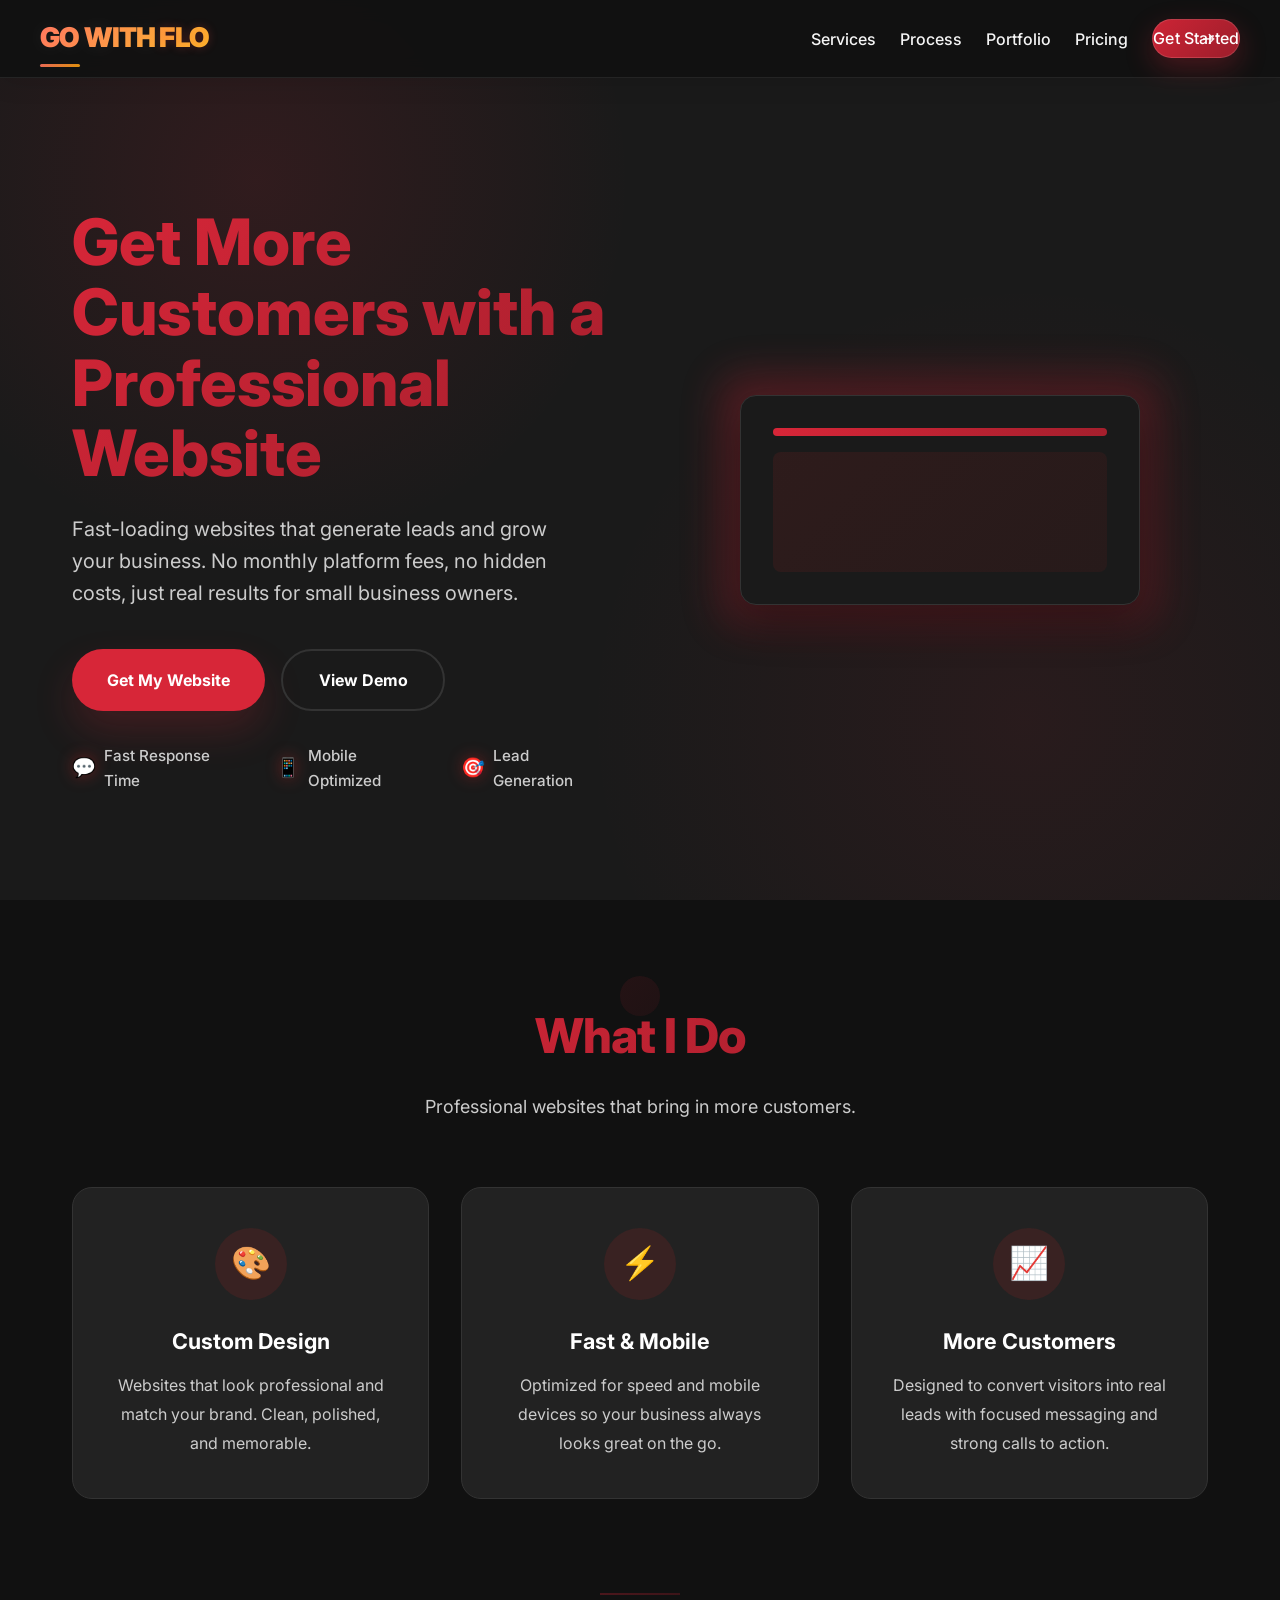
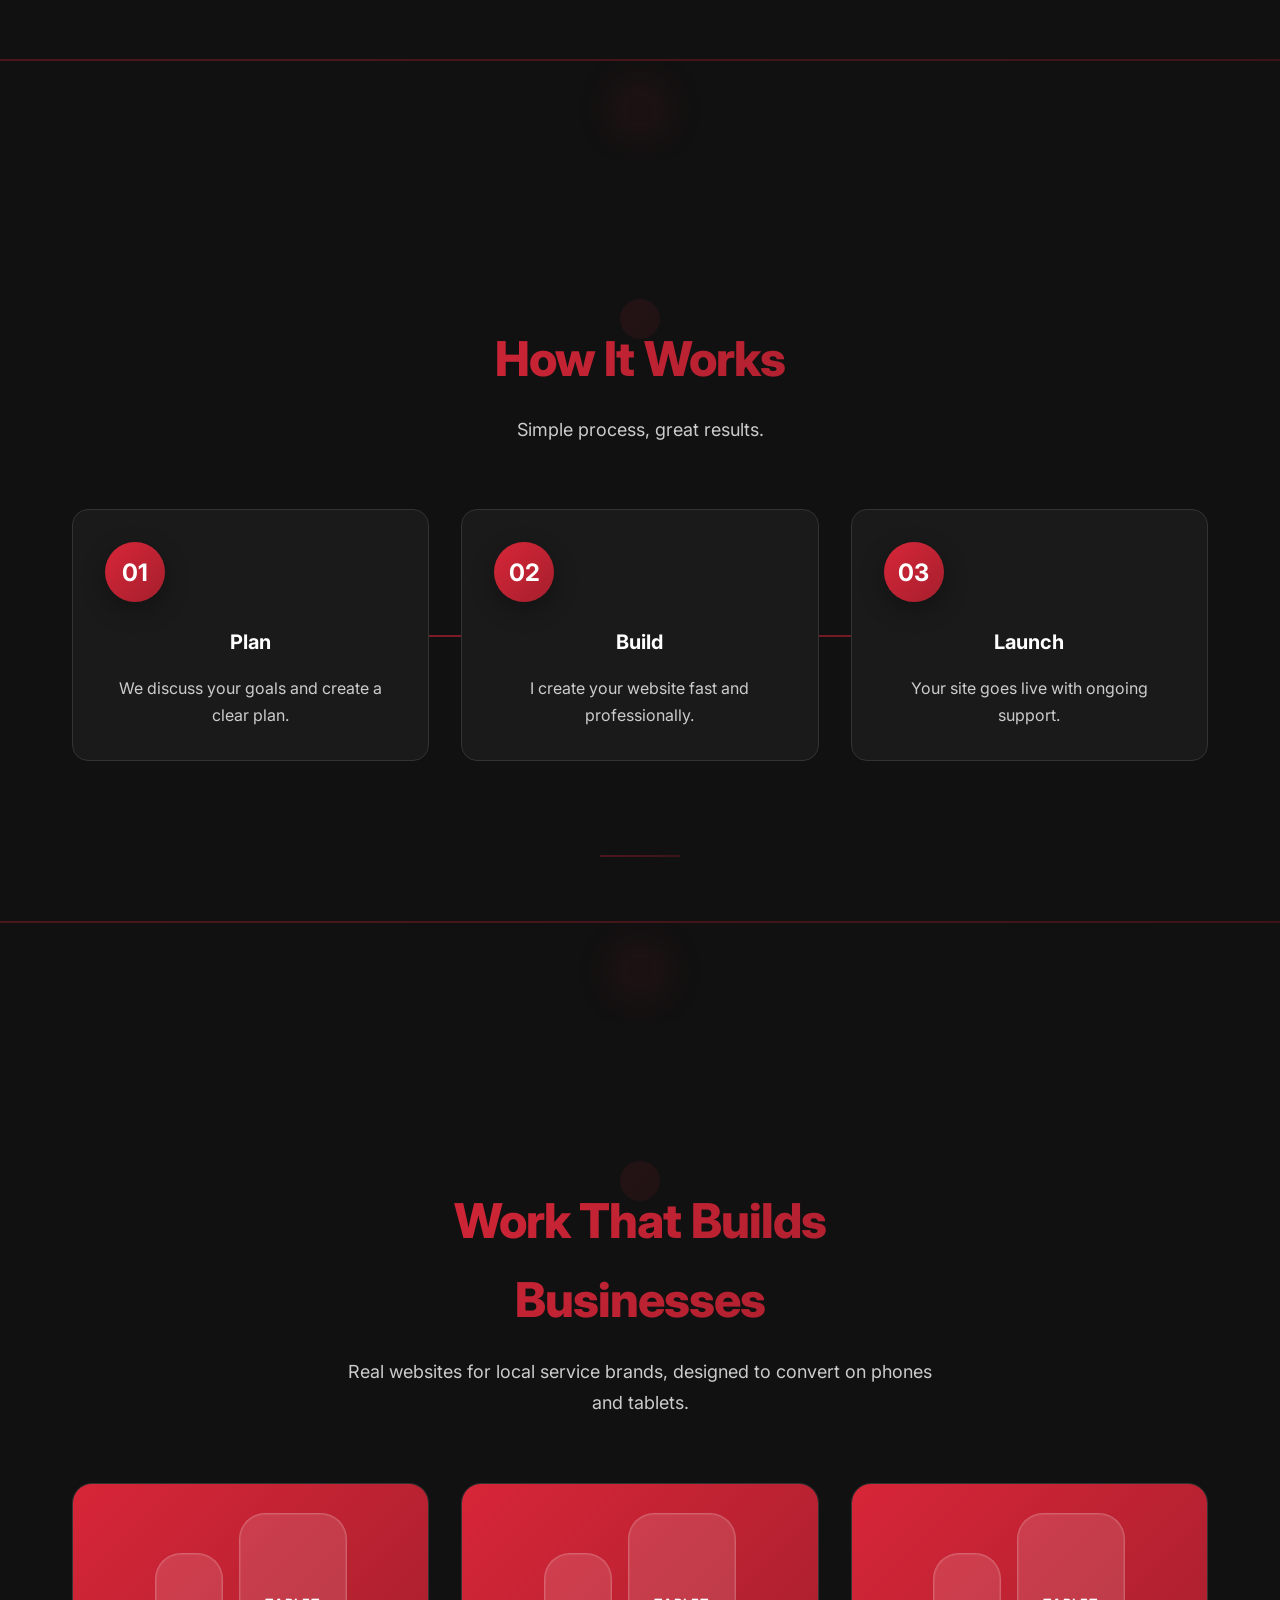
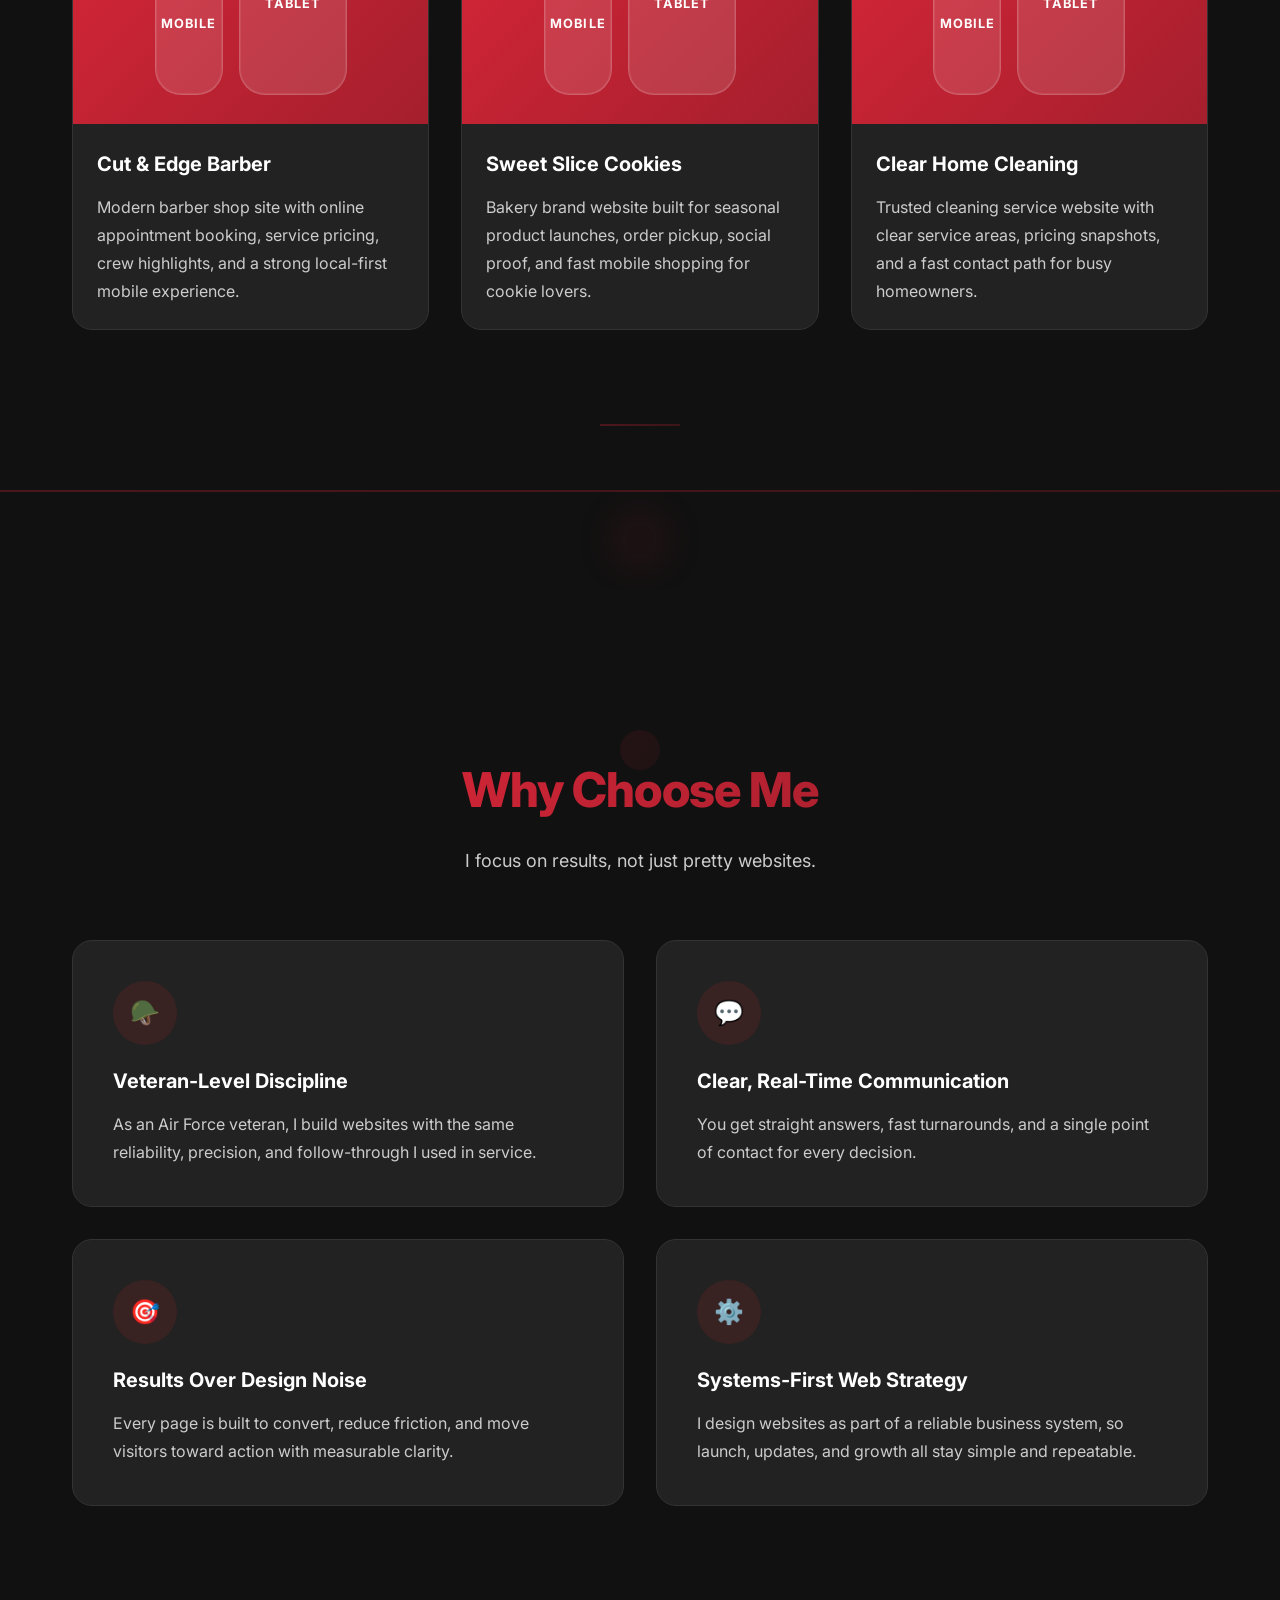
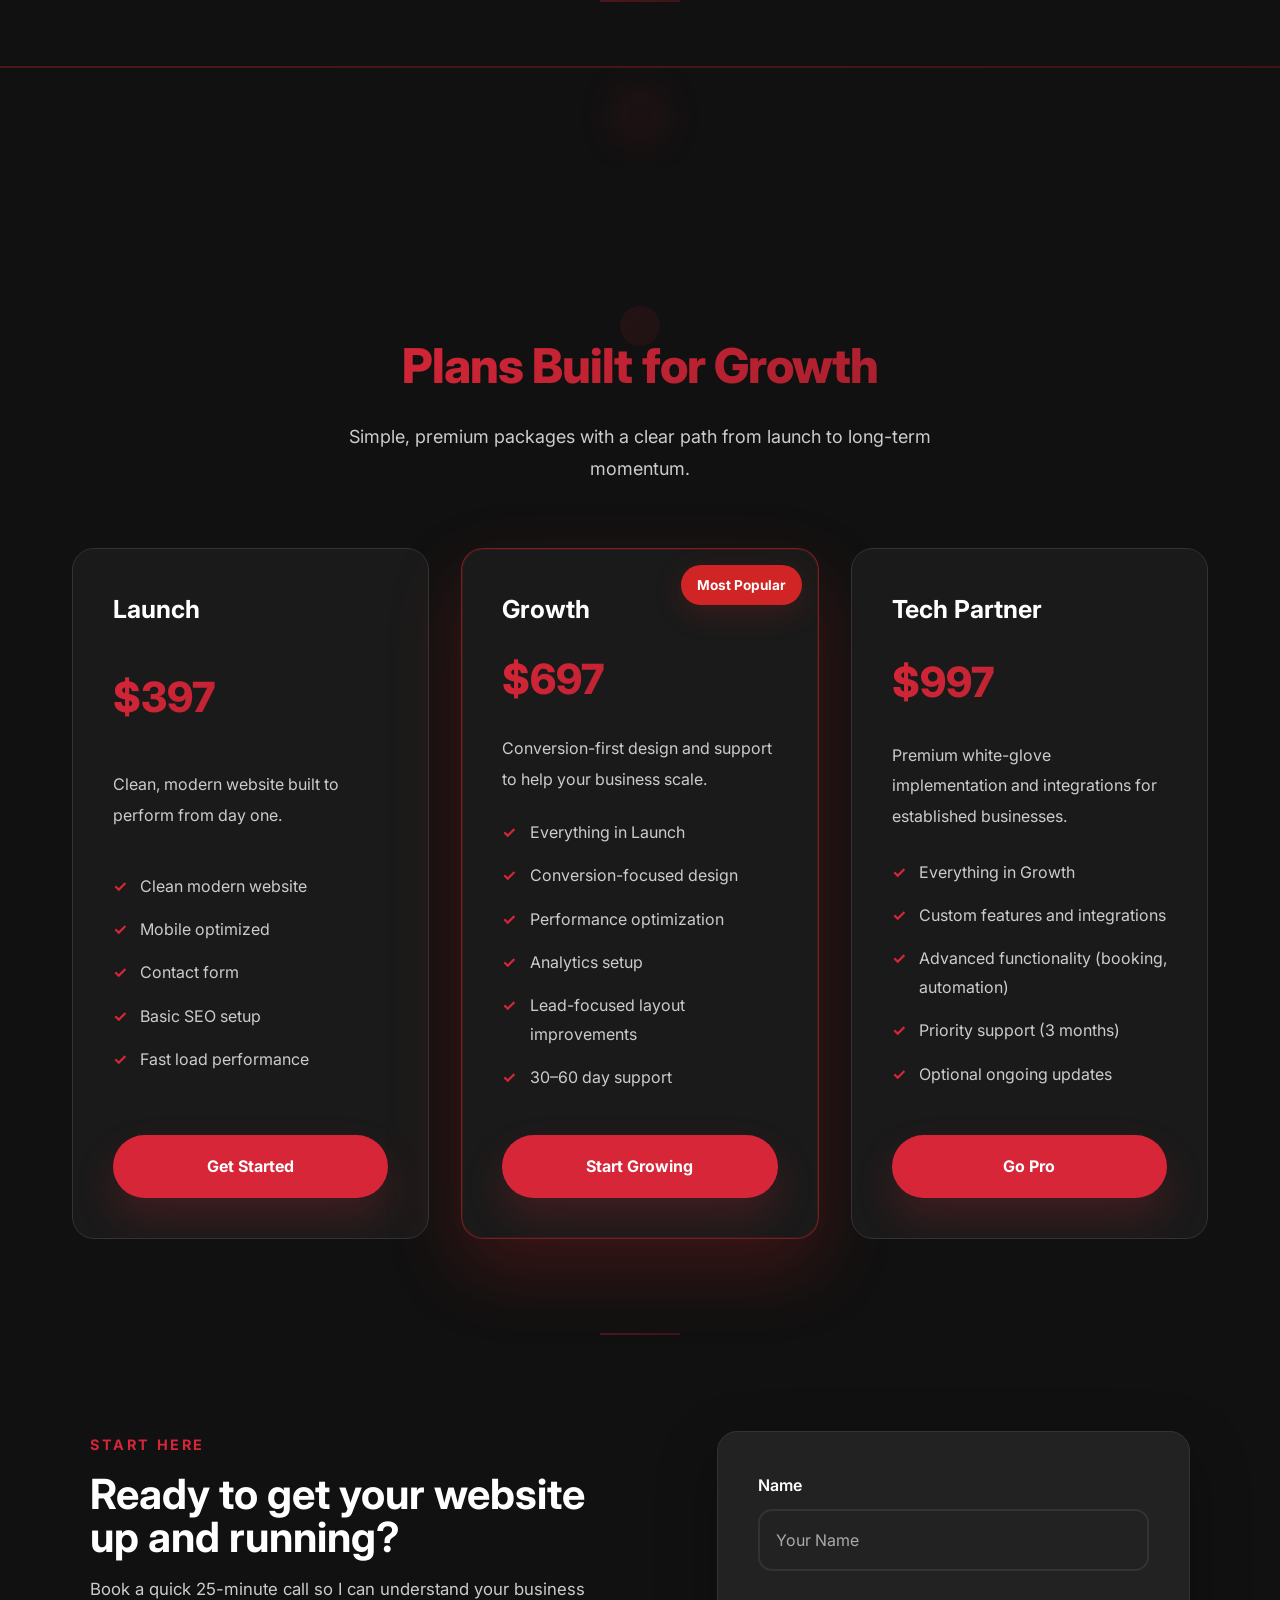
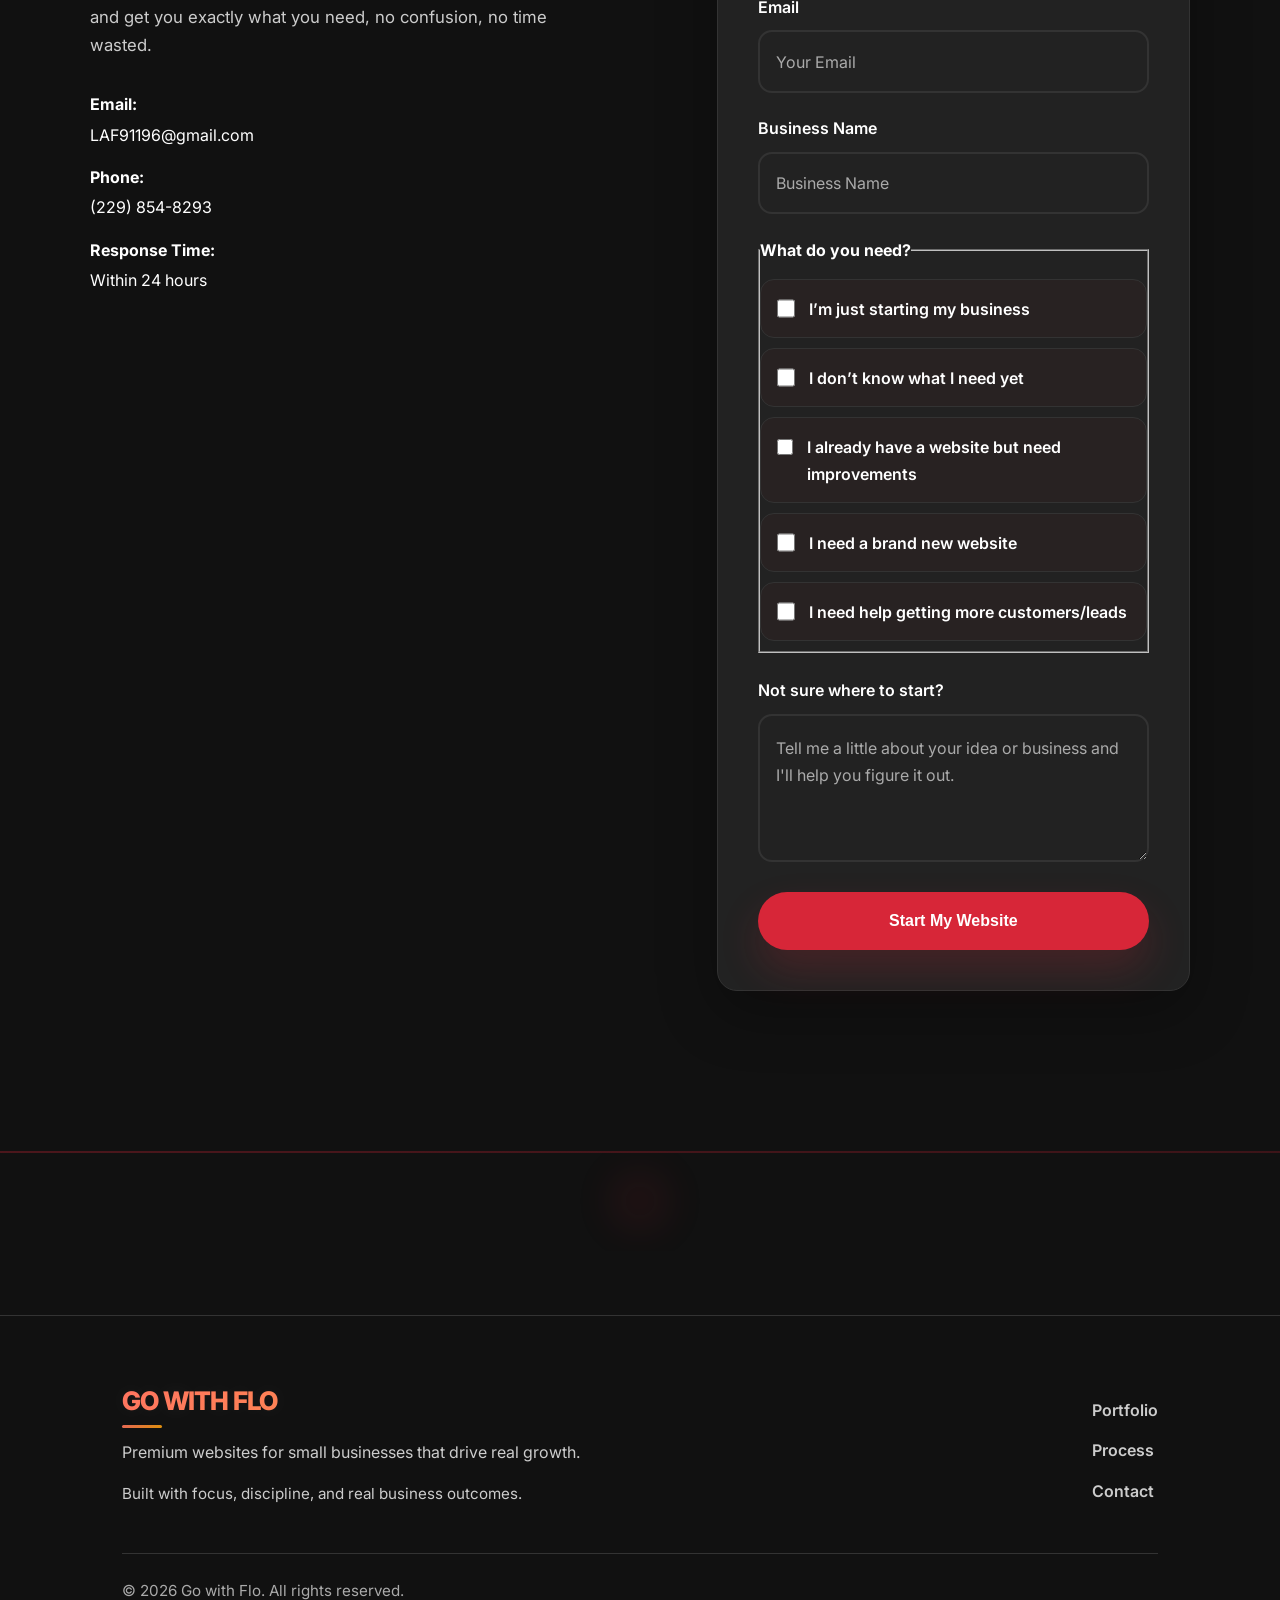
<file: index.html>
<!DOCTYPE html>
<html lang="en">
<head>
  <meta charset="UTF-8">
  <meta name="viewport" content="width=device-width, initial-scale=1.0">
  <title>Go with Flo | Premium Websites for Small Businesses</title>
  <link rel="preconnect" href="https://fonts.googleapis.com">
  <link rel="preconnect" href="https://fonts.gstatic.com" crossorigin>
  <link href="https://fonts.googleapis.com/css2?family=Inter:wght@300;400;500;600;700;800&display=swap" rel="stylesheet">
  <link rel="stylesheet" href="styles.css">
</head>
<body>
  <nav class="navbar">
    <div class="container nav-container">
      <a href="#home" class="logo">Go with <span class="logo-highlight">Flo</span> </a>
      <ul class="nav-links">
        <li><a href="#services">Services</a></li>
        <li><a href="#process">Process</a></li>
        <li><a href="#portfolio">Portfolio</a></li>
        <li><a href="#pricing">Pricing</a></li>
        <li><a href="#contact" class="cta-link">Get Started</a></li>
      </ul>
    </div>
  </nav>

  <header class="hero" id="home">
    <div class="container hero-container">
      <div class="hero-content">
        <h1>Get More Customers with a Professional Website</h1>
        <p class="hero-subtitle">Fast-loading websites that generate leads and grow your business. No monthly platform fees, no hidden costs, just real results for small business owners.</p>
        <div class="hero-ctas">
          <a href="#contact" class="btn btn-primary">Get My Website</a>
          <a href="#portfolio" class="btn btn-secondary">View Demo</a>
        </div>
        <div class="trust-indicators">
          <div class="trust-item">
            <span class="trust-icon">💬</span>
            <span>Fast Response Time</span>
          </div>
          <div class="trust-item">
            <span class="trust-icon">📱</span>
            <span>Mobile Optimized</span>
          </div>
          <div class="trust-item">
            <span class="trust-icon">🎯</span>
            <span>Lead Generation</span>
          </div>
        </div>
      </div>
      <div class="hero-visual">
        <div class="hero-mockup">
          <div class="screen-glow"></div>
          <div class="mockup-content">
            <div class="mockup-header"></div>
            <div class="mockup-body"></div>
          </div>
        </div>
      </div>
    </div>
  </header>

  <main>
    <section class="section services" id="services">
      <div class="container">
        <div class="section-header">
          <h2>What I Do</h2>
          <p>Professional websites that bring in more customers.</p>
        </div>
        <div class="services-grid">
          <div class="service-card">
            <div class="service-icon">🎨</div>
            <h3>Custom Design</h3>
            <p>Websites that look professional and match your brand. Clean, polished, and memorable.</p>
          </div>
          <div class="service-card">
            <div class="service-icon">⚡</div>
            <h3>Fast & Mobile</h3>
            <p>Optimized for speed and mobile devices so your business always looks great on the go.</p>
          </div>
          <div class="service-card">
            <div class="service-icon">📈</div>
            <h3>More Customers</h3>
            <p>Designed to convert visitors into real leads with focused messaging and strong calls to action.</p>
          </div>
        </div>
      </div>
    </section>

    <div class="section-divider"></div>

    <section class="section process" id="process">
      <div class="container">
        <div class="section-header">
          <h2>How It Works</h2>
          <p>Simple process, great results.</p>
        </div>
        <div class="process-steps">
          <div class="step">
            <div class="step-number">01</div>
            <h3>Plan</h3>
            <p>We discuss your goals and create a clear plan.</p>
          </div>
          <div class="step">
            <div class="step-number">02</div>
            <h3>Build</h3>
            <p>I create your website fast and professionally.</p>
          </div>
          <div class="step">
            <div class="step-number">03</div>
            <h3>Launch</h3>
            <p>Your site goes live with ongoing support.</p>
          </div>
        </div>
      </div>
    </section>

    <div class="section-divider"></div>

    <section class="section portfolio" id="portfolio">
      <div class="container">
        <div class="section-header">
          <h2>Work That Builds Businesses</h2>
          <p>Real websites for local service brands, designed to convert on phones and tablets.</p>
        </div>
        <div class="portfolio-grid">
          <div class="portfolio-item">
            <div class="portfolio-image">
              <div class="device-mockups">
                <div class="device phone"><span>Mobile</span></div>
                <div class="device tablet"><span>Tablet</span></div>
              </div>
            </div>
            <h3>Cut & Edge Barber</h3>
            <p>Modern barber shop site with online appointment booking, service pricing, crew highlights, and a strong local-first mobile experience.</p>
          </div>
          <div class="portfolio-item">
            <div class="portfolio-image">
              <div class="device-mockups">
                <div class="device phone"><span>Mobile</span></div>
                <div class="device tablet"><span>Tablet</span></div>
              </div>
            </div>
            <h3>Sweet Slice Cookies</h3>
            <p>Bakery brand website built for seasonal product launches, order pickup, social proof, and fast mobile shopping for cookie lovers.</p>
          </div>
          <div class="portfolio-item">
            <div class="portfolio-image">
              <div class="device-mockups">
                <div class="device phone"><span>Mobile</span></div>
                <div class="device tablet"><span>Tablet</span></div>
              </div>
            </div>
            <h3>Clear Home Cleaning</h3>
            <p>Trusted cleaning service website with clear service areas, pricing snapshots, and a fast contact path for busy homeowners.</p>
          </div>
        </div>
      </div>
    </section>

    <div class="section-divider"></div>
    <section class="section why-choose" id="why">
      <div class="container">
        <div class="section-header">
          <h2>Why Choose Me</h2>
          <p>I focus on results, not just pretty websites.</p>
        </div>
        <div class="why-grid">
          <div class="why-item">
            <div class="why-icon">🪖</div>
            <h3>Veteran-Level Discipline</h3>
            <p>As an Air Force veteran, I build websites with the same reliability, precision, and follow-through I used in service.</p>
          </div>
          <div class="why-item">
            <div class="why-icon">💬</div>
            <h3>Clear, Real-Time Communication</h3>
            <p>You get straight answers, fast turnarounds, and a single point of contact for every decision.</p>
          </div>
          <div class="why-item">
            <div class="why-icon">🎯</div>
            <h3>Results Over Design Noise</h3>
            <p>Every page is built to convert, reduce friction, and move visitors toward action with measurable clarity.</p>
          </div>
          <div class="why-item">
            <div class="why-icon">⚙️</div>
            <h3>Systems-First Web Strategy</h3>
            <p>I design websites as part of a reliable business system, so launch, updates, and growth all stay simple and repeatable.</p>
          </div>
        </div>
      </div>
    </section>

    <div class="section-divider"></div>

    <section class="section pricing" id="pricing">
      <div class="container">
        <div class="section-header">
          <h2>Plans Built for Growth</h2>
          <p>Simple, premium packages with a clear path from launch to long-term momentum.</p>
        </div>
        <div class="pricing-grid">
          <div class="pricing-card">
            <h3>Launch</h3>
            <div class="price">$397</div>
            <p>Clean, modern website built to perform from day one.</p>
            <ul>
              <li>Clean modern website</li>
              <li>Mobile optimized</li>
              <li>Contact form</li>
              <li>Basic SEO setup</li>
              <li>Fast load performance</li>
            </ul>
            <a href="#contact" class="btn btn-primary">Get Started</a>
          </div>
          <div class="pricing-card featured">
            <div class="featured-badge">Most Popular</div>
            <h3>Growth</h3>
            <div class="price">$697</div>
            <p>Conversion-first design and support to help your business scale.</p>
            <ul>
              <li>Everything in Launch</li>
              <li>Conversion-focused design</li>
              <li>Performance optimization</li>
              <li>Analytics setup</li>
              <li>Lead-focused layout improvements</li>
              <li>30–60 day support</li>
            </ul>
            <a href="#contact" class="btn btn-primary">Start Growing</a>
          </div>
          <div class="pricing-card">
            <h3>Tech Partner</h3>
            <div class="price">$997</div>
            <p>Premium white-glove implementation and integrations for established businesses.</p>
            <ul>
              <li>Everything in Growth</li>
              <li>Custom features and integrations</li>
              <li>Advanced functionality (booking, automation)</li>
              <li>Priority support (3 months)</li>
              <li>Optional ongoing updates</li>
            </ul>
            <a href="#contact" class="btn btn-primary">Go Pro</a>
          </div>
        </div>
      </div>
    </section>

    <section class="section contact" id="contact">
      <div class="container">
        <div class="contact-panel">
          <div class="contact-copy">
            <span class="eyebrow">Start Here</span>
            <h2>Ready to get your website up and running?</h2>
            <p>Book a quick 25-minute call so I can understand your business and get you exactly what you need, no confusion, no time wasted.</p>
            <div class="contact-details">
              <div class="contact-item">
                <strong>Email:</strong> LAF91196@gmail.com
              </div>
              <div class="contact-item">
                <strong>Phone:</strong> (229) 854-8293
              </div>
              <div class="contact-item">
                <strong>Response Time:</strong> Within 24 hours
              </div>
            </div>
          </div>

          <form class="contact-form" id="contactForm" name="contact" method="POST" action="thank-you.html" data-netlify="true" netlify-honeypot="bot-field">
            <input type="hidden" name="form-name" value="contact">
            <input type="hidden" name="bot-field" value="">
            <div class="form-group">
              <label for="name">Name</label>
              <input type="text" id="name" name="name" placeholder="Your Name" required>
            </div>
            <div class="form-group">
              <label for="email">Email</label>
              <input type="email" id="email" name="email" placeholder="Your Email" required>
            </div>
            <div class="form-group">
              <label for="business">Business Name</label>
              <input type="text" id="business" name="business" placeholder="Business Name" required>
            </div>
            <fieldset class="form-group checkbox-group" aria-labelledby="needs-label">
              <legend id="needs-label">What do you need?</legend>
              <label><input type="checkbox" name="needs" value="starting"> I’m just starting my business</label>
              <label><input type="checkbox" name="needs" value="unsure"> I don’t know what I need yet</label>
              <label><input type="checkbox" name="needs" value="improvements"> I already have a website but need improvements</label>
              <label><input type="checkbox" name="needs" value="new-website"> I need a brand new website</label>
              <label><input type="checkbox" name="needs" value="more-leads"> I need help getting more customers/leads</label>
            </fieldset>
            <div class="form-group">
              <label for="message">Not sure where to start?</label>
              <textarea id="message" name="message" rows="4" placeholder="Tell me a little about your idea or business and I'll help you figure it out." required></textarea>
            </div>
            <div class="form-footer">
              <button type="submit" class="btn btn-primary">Start My Website</button>
            </div>
          </form>

          <div id="afterSubmit" style="display: none; margin-top: 40px;">
            <h2>You're all set 👌</h2>
            <p>Want to move faster? Book a 25-minute call so I can learn more about your business and get things started.</p>
        <!-- Calendly inline widget begin -->
<div class="calendly-inline-widget" data-url="https://calendly.com/laf91196/30min?hide_gdpr_banner=1" style="min-width:320px;height:700px;"></div>
<script type="text/javascript" src="https://assets.calendly.com/assets/external/widget.js" async></script>
<!-- Calendly inline widget end -->
          </div>
        </div>
      </div>
    </section>
  </main>

  <div class="section-divider"></div>

  <footer class="footer">
    <div class="container footer-container">
      <div class="footer-content">
        <div class="footer-brand">
          <div class="logo">Go with Flo</div>
          <p>Premium websites for small businesses that drive real growth.</p>
          <p class="footer-tagline">Built with focus, discipline, and real business outcomes.</p>
        </div>
        <div class="footer-links">
          <ul>
            <li><a href="#portfolio">Portfolio</a></li>
            <li><a href="#process">Process</a></li>
            <li><a href="#contact">Contact</a></li>
          </ul>
        </div>
      </div>
      <div class="footer-bottom">
        <p>&copy; 2026 Go with Flo. All rights reserved.</p>
      </div>
    </div>
  </footer>

  <script src="script.js"></script>
</body>
</html>
</file>
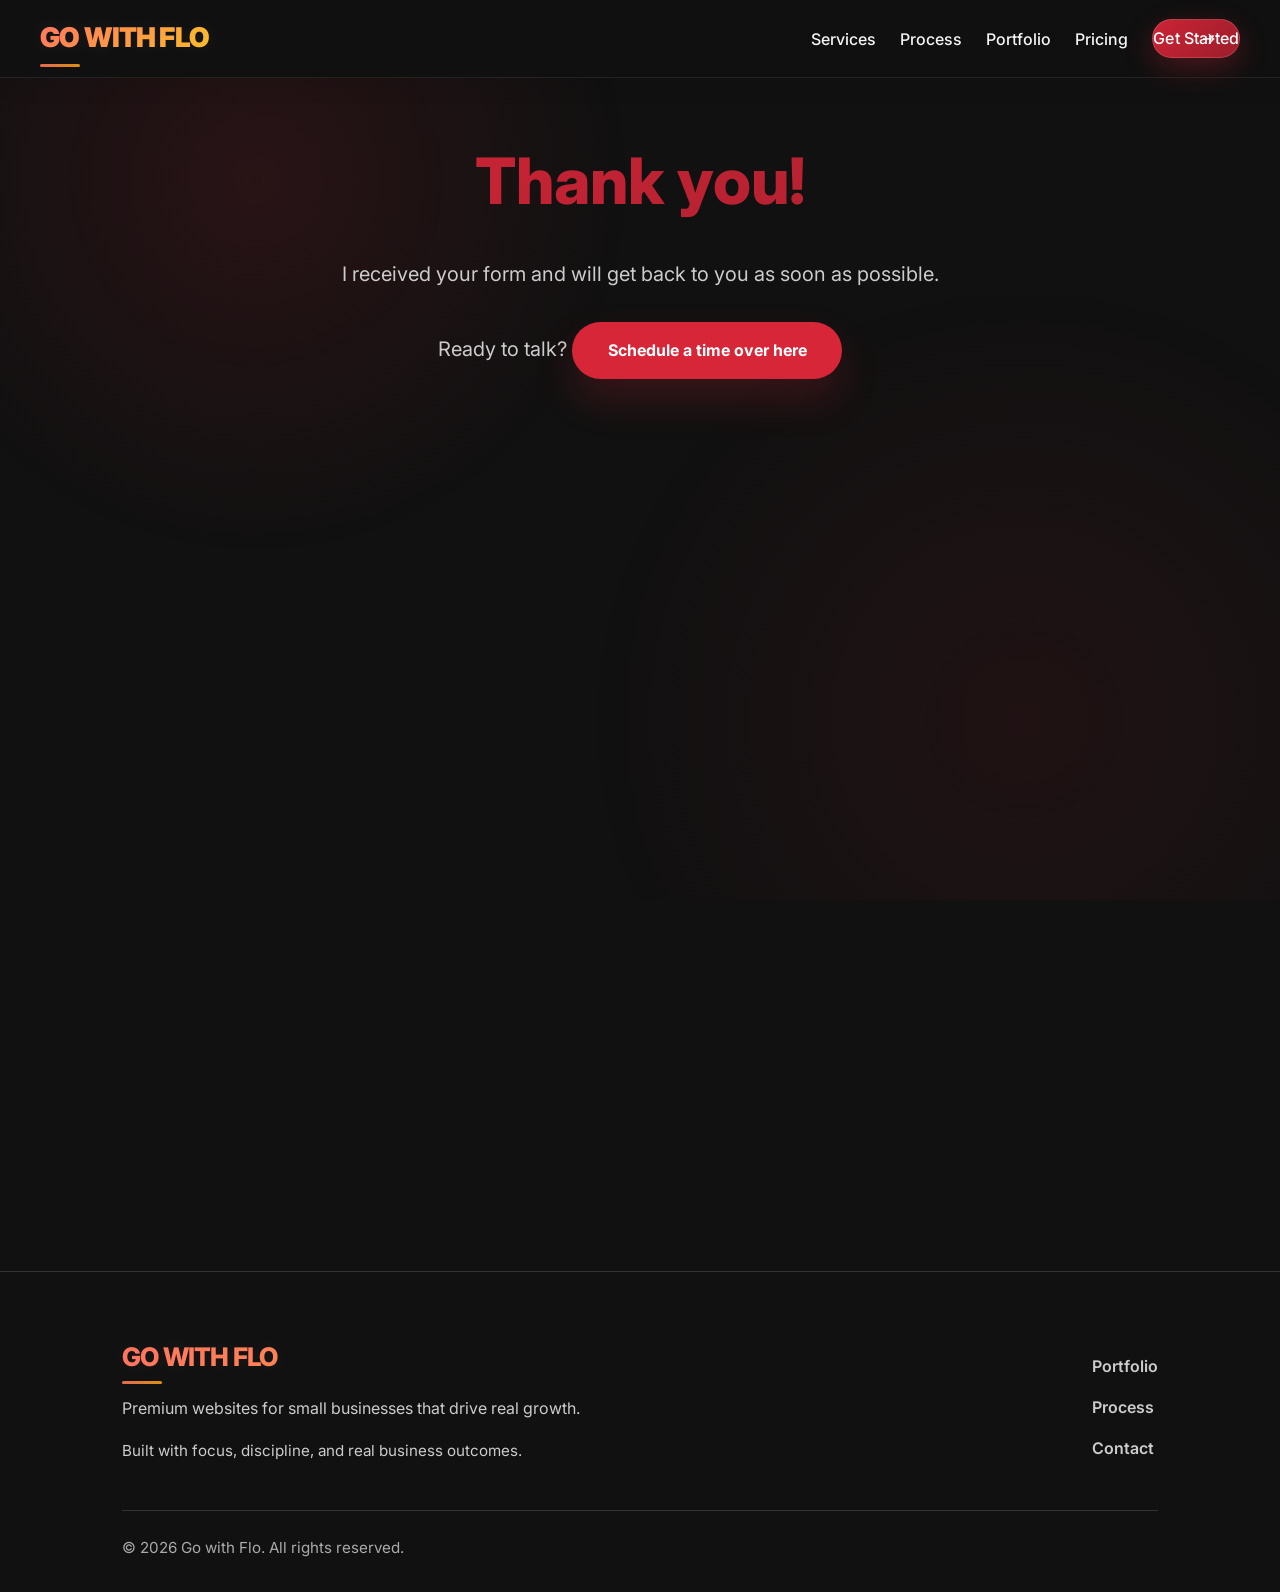
<file: thank-you.html>
<!DOCTYPE html>
<html lang="en">
<head>
  <meta charset="UTF-8">
  <meta name="viewport" content="width=device-width, initial-scale=1.0">
  <title>Thank You - Go with Flo</title>
  <link rel="preconnect" href="https://fonts.googleapis.com">
  <link rel="preconnect" href="https://fonts.gstatic.com" crossorigin>
  <link href="https://fonts.googleapis.com/css2?family=Inter:wght@300;400;500;600;700;800&display=swap" rel="stylesheet">
  <link rel="stylesheet" href="styles.css">
</head>
<body>
  <nav class="navbar">
    <div class="container nav-container">
      <a href="index.html" class="logo">Go with Flo</a>
      <ul class="nav-links">
        <li><a href="index.html#services">Services</a></li>
        <li><a href="index.html#process">Process</a></li>
        <li><a href="index.html#portfolio">Portfolio</a></li>
        <li><a href="index.html#pricing">Pricing</a></li>
        <li><a href="index.html#contact" class="cta-link">Get Started</a></li>
      </ul>
    </div>
  </nav>

  <main>
    <section class="section thank-you">
      <div class="container">
        <div class="thank-you-content">
          <h1>Thank you!</h1>
          <p>I received your form and will get back to you as soon as possible.</p>
          <p>Ready to talk? <a href="#calendly" class="btn btn-primary">Schedule a time over here</a></p>
        </div>
        <div id="calendly" class="calendly-section">
          <!-- Calendly inline widget begin -->
          <div class="calendly-inline-widget" data-url="https://calendly.com/laf91196/30min" style="min-width:320px;height:700px;"></div>
          <script type="text/javascript" src="https://assets.calendly.com/assets/external/widget.js" async></script>
          <!-- Calendly inline widget end -->
        </div>
      </div>
    </section>
  </main>

  <footer class="footer">
    <div class="container footer-container">
      <div class="footer-content">
        <div class="footer-brand">
          <div class="logo">Go with Flo</div>
          <p>Premium websites for small businesses that drive real growth.</p>
          <p class="footer-tagline">Built with focus, discipline, and real business outcomes.</p>
        </div>
        <div class="footer-links">
          <ul>
            <li><a href="index.html#portfolio">Portfolio</a></li>
            <li><a href="index.html#process">Process</a></li>
            <li><a href="index.html#contact">Contact</a></li>
          </ul>
        </div>
      </div>
      <div class="footer-bottom">
        <p>&copy; 2026 Go with Flo. All rights reserved.</p>
      </div>
    </div>
  </footer>

  <script src="script.js"></script>
</body>
</html>
</file>
<file: styles.css>
:root {
  --primary: #d72638;
  --primary-glow: rgba(215, 38, 56, 0.35);
  --secondary: #a51f2d;
  --accent: #d72638;
  --page-bg: #111111;
  --surface: #1a1a1a;
  --surface-soft: #222222;
  --card-bg: #1a1a1a;
  --text-primary: #ffffff;
  --text-secondary: #cccccc;
  --text-muted: #aaaaaa;
  --border: #333333;
  --shadow: rgba(0, 0, 0, 0.3);
  --shadow-strong: rgba(0, 0, 0, 0.5);
  --gradient: linear-gradient(135deg, var(--primary), var(--secondary));
  --gradient-radial: radial-gradient(circle at 50% 50%, rgba(215, 38, 56, 0.12), transparent 70%);
  --glow-primary: 0 0 24px rgba(215, 38, 56, 0.25);
  --glow-secondary: 0 0 24px rgba(165, 31, 45, 0.2);
}

* {
  margin: 0;
  padding: 0;
  box-sizing: border-box;
}

html {
  scroll-behavior: smooth;
}

body {
  font-family: 'Inter', -apple-system, BlinkMacSystemFont, 'Segoe UI', sans-serif;
  background: var(--page-bg);
  color: var(--text-primary);
  line-height: 1.65;
  overflow-x: hidden;
  position: relative;
}

body::before {
  content: '';
  position: fixed;
  top: 0;
  left: 0;
  right: 0;
  bottom: 0;
  background:
    radial-gradient(circle at 20% 20%, rgba(215, 38, 56, 0.12) 0%, transparent 30%),
    radial-gradient(circle at 80% 80%, rgba(215, 38, 56, 0.08) 0%, transparent 35%);
  pointer-events: none;
  z-index: -1;
  animation: backgroundFloat 25s ease-in-out infinite;
}

@keyframes backgroundFloat {
  0%, 100% { transform: translateY(0px) rotate(0deg); }
  33% { transform: translateY(-10px) rotate(1deg); }
  66% { transform: translateY(10px) rotate(-1deg); }
}

.container {
  max-width: 1200px;
  margin: 0 auto;
  padding: 0 2rem;
}

/* Section Dividers */
.section-divider {
  position: relative;
  height: 100px;
  overflow: hidden;
  margin: 4rem 0;
}

.section-divider::before {
  content: '';
  position: absolute;
  top: 0;
  left: 0;
  right: 0;
  height: 2px;
  background: var(--gradient);
  opacity: 0.3;
}

.section-divider::after {
  content: '';
  position: absolute;
  top: 50%;
  left: 50%;
  transform: translate(-50%, -50%);
  width: 60px;
  height: 60px;
  background: var(--gradient);
  border-radius: 50%;
  opacity: 0.1;
  filter: blur(20px);
  animation: dividerPulse 4s ease-in-out infinite;
}

@keyframes dividerPulse {
  0%, 100% { transform: translate(-50%, -50%) scale(1); opacity: 0.1; }
  50% { transform: translate(-50%, -50%) scale(1.2); opacity: 0.2; }
}

/* Navigation */
.navbar {
  position: fixed;
  top: 0;
  left: 0;
  right: 0;
  background: rgba(17, 17, 17, 0.95);
  backdrop-filter: blur(10px);
  border-bottom: 1px solid rgba(255, 255, 255, 0.08);
  z-index: 1000;
  transition: all 0.35s ease;
  box-shadow: 0 4px 24px rgba(0, 0, 0, 0.1);
}

.navbar.scrolled {
  background: rgba(17, 17, 17, 0.9);
  box-shadow: 0 10px 32px rgba(0, 0, 0, 0.14);
}

.nav-container {
  display: flex;
  justify-content: space-between;
  align-items: center;
  padding: 1rem 0;
  transition: padding 0.35s ease;
}

.navbar.scrolled .nav-container {
  padding: 0.65rem 0;
}

.logo {
  font-size: 1.7rem;
  font-weight: 900;
  color: white;
  text-decoration: none;
  transition: all 0.35s ease;
  position: relative;
  letter-spacing: -0.03em;
  text-transform: uppercase;
  background: linear-gradient(135deg, #ff725e, #fbbf24);
  -webkit-background-clip: text;
  -webkit-text-fill-color: transparent;
  text-shadow: 0 0 20px rgba(255, 255, 255, 0.08);
}

.navbar.scrolled .logo {
  transform: scale(0.96);
}

.logo::after {
  content: '';
  position: absolute;
  bottom: -6px;
  left: 0;
  width: 40px;
  height: 3px;
  border-radius: 999px;
  background: linear-gradient(135deg, #ff725e, #f59e0b);
  opacity: 0.9;
}

.logo:hover {
  transform: scale(1.05) translateY(-1px);
}

.logo-highlight {
  color: #ff4d4d;
  text-shadow: 0 0 10px rgba(255, 77, 77, 0.25);
}

.nav-links {
  display: flex;
  list-style: none;
  gap: 1.5rem;
  align-items: center;
}

.nav-links a {
  color: #f5f5f5;
  text-decoration: none;
  font-weight: 500;
  transition: all 0.25s ease;
  position: relative;
  padding: 0.35rem 0;
}

.nav-links a:hover,
.nav-links a:focus {
  color: var(--primary);
  transform: translateY(-1px);
}

.nav-links a::after {
  content: '';
  position: absolute;
  bottom: -5px;
  left: 0;
  width: 0;
  height: 2px;
  background: var(--gradient);
  transition: width 0.25s ease;
}

.nav-links a:hover::after {
  width: 100%;
}

.cta-link {
  background: linear-gradient(135deg, rgba(215, 38, 56, 0.95), rgba(165, 31, 45, 0.95));
  padding: 0.95rem 3.2rem 0.95rem 2.5rem;
  border-radius: 999px;
  color: white !important;
  font-weight: 700;
  letter-spacing: 0.01em;
  box-shadow: 0 10px 28px rgba(215, 38, 56, 0.28);
  transition: all 0.25s ease;
  position: relative;
  overflow: hidden;
  border: 1px solid rgba(255, 255, 255, 0.12);
  display: inline-flex;
  align-items: center;
  justify-content: center;
}

.cta-link::before {
  content: '→';
  position: absolute;
  right: 1.4rem;
  top: 50%;
  transform: translateY(-50%);
  transition: right 0.25s ease, transform 0.25s ease;
  font-size: 1rem;
  opacity: 0.9;
}

.cta-link:hover::before {
  right: 1.9rem;
  transform: translateY(-50%) scale(1.05);
}

.cta-link:hover {
  transform: translateY(-1px) scale(1.02);
  box-shadow: 0 14px 38px rgba(215, 38, 56, 0.35);
  filter: brightness(1.04);
}

.cta-link:active {
  transform: translateY(0) scale(1.01);
}

/* Hero Section */
.hero {
  min-height: 100vh;
  display: flex;
  align-items: center;
  background: var(--surface);
  position: relative;
  overflow: hidden;
  padding-top: 100px;
}

.hero::before {
  content: '';
  position: absolute;
  top: 0;
  left: 0;
  right: 0;
  bottom: 0;
  background:
    radial-gradient(circle at 20% 20%, rgba(215, 38, 56, 0.12) 0%, transparent 30%),
    radial-gradient(circle at 80% 80%, rgba(215, 38, 56, 0.08) 0%, transparent 35%);
  animation: heroGlow 10s ease-in-out infinite;
  pointer-events: none;
}

@keyframes heroGlow {
  0%, 100% {
    transform: scale(1) rotate(0deg);
    opacity: 0.8;
  }
  50% {
    transform: scale(1.1) rotate(2deg);
    opacity: 1;
  }
}

.hero-container {
  display: grid;
  grid-template-columns: 1fr 1fr;
  gap: 4rem;
  align-items: center;
  position: relative;
  z-index: 1;
}

.hero-content h1 {
  font-size: clamp(2.5rem, 5vw, 4rem);
  font-weight: 800;
  line-height: 1.1;
  margin-bottom: 1.5rem;
  background: var(--gradient);
  -webkit-background-clip: text;
  -webkit-text-fill-color: transparent;
  background-clip: text;
  animation: titleGlow 3s ease-in-out infinite alternate;
  position: relative;
}

@keyframes titleGlow {
  0% { filter: drop-shadow(0 0 5px rgba(220, 38, 38, 0.3)); }
  100% { filter: drop-shadow(0 0 15px rgba(220, 38, 38, 0.6)); }
}

.hero-subtitle {
  font-size: 1.25rem;
  color: var(--text-secondary);
  margin-bottom: 2.5rem;
  line-height: 1.6;
  animation: fadeInUp 1s ease-out 0.2s both;
  max-width: 500px;
}

.hero-ctas {
  display: flex;
  gap: 1rem;
  animation: fadeInUp 1s ease-out 0.4s both;
}

.trust-indicators {
  display: flex;
  gap: 2rem;
  margin-top: 2rem;
  animation: fadeInUp 1s ease-out 0.6s both;
}

.trust-item {
  display: flex;
  align-items: center;
  gap: 0.5rem;
  color: var(--text-secondary);
  font-size: 0.95rem;
  font-weight: 500;
}

.trust-icon {
  font-size: 1.2rem;
  filter: drop-shadow(0 0 8px rgba(220, 38, 38, 0.4));
}

.btn {
  display: inline-flex;
  align-items: center;
  justify-content: center;
  padding: 1rem 2.2rem;
  border-radius: 999px;
  text-decoration: none;
  font-weight: 700;
  font-size: 1rem;
  transition: all 0.35s ease;
  position: relative;
  overflow: hidden;
  cursor: pointer;
  border: none;
  gap: 0.65rem;
}

.btn::before {
  content: '';
  position: absolute;
  top: 0;
  left: -100%;
  width: 100%;
  height: 100%;
  background: linear-gradient(90deg, transparent, rgba(255, 255, 255, 0.2), transparent);
  transition: left 0.6s cubic-bezier(0.4, 0, 0.2, 1);
}

.btn:hover::before {
  left: 100%;
}

.btn-primary {
  background: var(--primary);
  color: white;
  box-shadow: 0 20px 40px rgba(215, 38, 56, 0.2);
  position: relative;
}

.btn-primary::after {
  content: '';
  position: absolute;
  inset: 0;
  border-radius: inherit;
  background: var(--primary);
  opacity: 0;
  z-index: -1;
  transition: opacity 0.3s ease;
}

.btn-primary:hover {
  transform: translateY(-3px) scale(1.03);
  box-shadow: 0 18px 50px rgba(215, 38, 56, 0.24);
  filter: brightness(1.05);
}

.btn-primary:hover::after {
  opacity: 1;
  animation: buttonPulse 1.5s ease-in-out infinite;
}

@keyframes buttonPulse {
  0%, 100% { box-shadow: 0 0 0 0 rgba(220, 38, 38, 0.7); }
  50% { box-shadow: 0 0 0 10px rgba(220, 38, 38, 0); }
}

.btn-secondary {
  background: transparent;
  color: var(--text-primary);
  border: 2px solid var(--border);
  position: relative;
}

.btn-secondary::before {
  background: linear-gradient(135deg, var(--primary), var(--secondary));
}

.btn-secondary:hover {
  border-color: var(--primary);
  color: var(--primary);
  transform: translateY(-2px) scale(1.02);
  box-shadow: 0 10px 30px rgba(215, 38, 56, 0.14);
}

.btn:active {
  transform: translateY(-1px) scale(0.98);
}

.hero-visual {
  animation: fadeInUp 1s ease-out 0.6s both;
  position: relative;
}

.hero-mockup {
  position: relative;
  max-width: 400px;
  margin: 0 auto;
  transform-style: preserve-3d;
}

.screen-glow {
  position: absolute;
  top: -30px;
  left: -30px;
  right: -30px;
  bottom: -30px;
  background: var(--gradient);
  border-radius: 20px;
  opacity: 0.4;
  filter: blur(25px);
  animation: screenGlow 4s ease-in-out infinite alternate;
  z-index: -1;
}

@keyframes screenGlow {
  0% { opacity: 0.3; transform: scale(1); }
  50% { opacity: 0.6; transform: scale(1.05); }
}

.mockup-content {
  background: var(--card-bg);
  border-radius: 16px;
  padding: 2rem;
  border: 1px solid var(--border);
  position: relative;
  z-index: 1;
  box-shadow: 0 20px 40px rgba(0, 0, 0, 0.3);
  transition: all 0.3s ease;
}

.mockup-content:hover {
  transform: translateY(-5px) rotateX(2deg);
  box-shadow: 0 30px 60px rgba(0, 0, 0, 0.4);
}

.mockup-header {
  height: 8px;
  background: linear-gradient(90deg, var(--primary), var(--secondary));
  border-radius: 4px;
  margin-bottom: 1rem;
  animation: headerShimmer 2s ease-in-out infinite;
}

@keyframes headerShimmer {
  0%, 100% { opacity: 1; }
  50% { opacity: 0.7; }
}

.mockup-body {
  height: 120px;
  background: linear-gradient(135deg, rgba(220, 38, 38, 0.1), rgba(153, 27, 27, 0.1));
  border-radius: 8px;
  position: relative;
  overflow: hidden;
}

.mockup-body::before {
  content: '';
  position: absolute;
  top: 0;
  left: -100%;
  width: 100%;
  height: 100%;
  background: linear-gradient(90deg, transparent, rgba(255, 255, 255, 0.1), transparent);
  animation: bodyShimmer 3s ease-in-out infinite;
}

@keyframes bodyShimmer {
  0% { left: -100%; }
  100% { left: 100%; }
}


.hero-visual {
  animation: fadeInUp 1s ease-out 0.6s both;
}

.hero-mockup {
  position: relative;
  max-width: 400px;
  margin: 0 auto;
}

.screen-glow {
  position: absolute;
  top: -20px;
  left: -20px;
  right: -20px;
  bottom: -20px;
  background: var(--gradient);
  border-radius: 20px;
  opacity: 0.3;
  filter: blur(20px);
  animation: pulse 3s ease-in-out infinite;
}

@keyframes pulse {
  0%, 100% { opacity: 0.3; transform: scale(1); }
  50% { opacity: 0.6; transform: scale(1.05); }
}

.mockup-content {
  background: var(--card-bg);
  border-radius: 16px;
  padding: 2rem;
  border: 1px solid var(--border);
  position: relative;
  z-index: 1;
}

.mockup-header {
  height: 8px;
  background: linear-gradient(90deg, var(--primary), var(--secondary));
  border-radius: 4px;
  margin-bottom: 1rem;
}

.mockup-body {
  height: 120px;
  background: linear-gradient(135deg, rgba(220, 38, 38, 0.1), rgba(153, 27, 27, 0.1));
  border-radius: 8px;
}

/* Sections */
.section {
  padding: 6rem 0;
  position: relative;
}

.section::after {
  content: '';
  position: absolute;
  bottom: 0;
  left: 50%;
  transform: translateX(-50%);
  width: 80px;
  height: 2px;
  background: var(--gradient);
  opacity: 0.3;
}

.section:last-child::after {
  display: none;
}

.section-header {
  text-align: center;
  max-width: 600px;
  margin: 0 auto 4rem;
  position: relative;
}

.section-header::before {
  content: '';
  position: absolute;
  top: -20px;
  left: 50%;
  transform: translateX(-50%);
  width: 40px;
  height: 40px;
  background: var(--gradient);
  border-radius: 50%;
  opacity: 0.1;
  animation: sectionIcon 3s ease-in-out infinite;
}

@keyframes sectionIcon {
  0%, 100% { transform: translateX(-50%) scale(1); }
  50% { transform: translateX(-50%) scale(1.1); }
}

.section-header h2 {
  font-size: clamp(2rem, 4vw, 3rem);
  font-weight: 800;
  margin-bottom: 1rem;
  background: var(--gradient);
  -webkit-background-clip: text;
  -webkit-text-fill-color: transparent;
  background-clip: text;
  position: relative;
  z-index: 1;
  letter-spacing: -0.02em;
}

.section-header p {
  font-size: 1.125rem;
  color: var(--text-secondary);
  line-height: 1.75;
  max-width: 42rem;
  margin: 0 auto;
}

/* Services */
.services-grid {
  display: grid;
  grid-template-columns: repeat(3, minmax(0, 1fr));
  gap: 2rem;
}

.service-card {
  background: var(--surface-soft);
  padding: 2.5rem;
  border-radius: 20px;
  border: 1px solid var(--border);
  text-align: center;
  transition: all 0.35s ease;
  position: relative;
  overflow: hidden;
}

.service-card:hover {
  transform: translateY(-8px);
  box-shadow: 0 20px 45px rgba(220, 38, 38, 0.16);
  border-color: var(--primary);
}

.service-icon {
  display: inline-flex;
  align-items: center;
  justify-content: center;
  width: 72px;
  height: 72px;
  margin-bottom: 1.5rem;
  border-radius: 50%;
  background: rgba(220, 38, 38, 0.12);
  font-size: 2rem;
  transition: transform 0.3s ease, box-shadow 0.3s ease;
}

.service-card:hover .service-icon {
  transform: scale(1.05);
  box-shadow: 0 0 20px rgba(220, 38, 38, 0.18);
}

.service-card h3 {
  font-size: 1.35rem;
  margin-bottom: 0.75rem;
  color: var(--text-primary);
}

.service-card p {
  color: var(--text-secondary);
  line-height: 1.8;
}

/* Process */
.process-steps {
  display: grid;
  grid-template-columns: repeat(auto-fit, minmax(250px, 1fr));
  gap: 2rem;
  position: relative;
}

.process-steps::before {
  content: '';
  position: absolute;
  top: 50%;
  left: 0;
  right: 0;
  height: 2px;
  background: linear-gradient(90deg, var(--primary), var(--secondary));
  z-index: 0;
  opacity: 0.6;
}

.step {
  background: var(--card-bg);
  padding: 2rem;
  border-radius: 16px;
  border: 1px solid var(--border);
  text-align: center;
  position: relative;
  z-index: 1;
  transition: all 0.4s cubic-bezier(0.4, 0, 0.2, 1);
  transform-style: preserve-3d;
}

.step:hover {
  transform: translateY(-8px) rotateY(5deg);
  box-shadow: 0 20px 40px var(--shadow-strong);
  border-color: var(--primary);
}

.step-number {
  display: inline-block;
  width: 60px;
  height: 60px;
  background: var(--gradient);
  color: white;
  border-radius: 50%;
  display: flex;
  align-items: center;
  justify-content: center;
  font-size: 1.5rem;
  font-weight: 700;
  margin-bottom: 1.5rem;
  box-shadow: 0 8px 24px var(--shadow);
  transition: all 0.3s ease;
  position: relative;
  overflow: hidden;
}

.step-number::before {
  content: '';
  position: absolute;
  inset: 0;
  background: var(--gradient);
  border-radius: inherit;
  opacity: 0;
  transition: opacity 0.3s ease;
}

.step:hover .step-number {
  transform: scale(1.1);
  box-shadow: 0 12px 32px var(--shadow-strong);
}

.step:hover .step-number::before {
  opacity: 0.3;
  animation: numberGlow 2s ease-in-out infinite;
}

@keyframes numberGlow {
  0%, 100% { opacity: 0.3; }
  50% { opacity: 0.6; }
}

.step h3 {
  font-size: 1.25rem;
  margin-bottom: 1rem;
  color: var(--text-primary);
  transition: color 0.3s ease;
}

.step:hover h3 {
  color: var(--primary);
}

.step p {
  color: var(--text-secondary);
  transition: color 0.3s ease;
}

.step:hover p {
  color: var(--text-primary);
}

/* Portfolio */
.portfolio-grid {
  display: grid;
  grid-template-columns: repeat(3, minmax(0, 1fr));
  gap: 2rem;
}

.portfolio-item {
  background: var(--surface-soft);
  border-radius: 20px;
  border: 1px solid var(--border);
  overflow: hidden;
  transition: all 0.35s ease;
  position: relative;
}

.portfolio-item:hover {
  transform: translateY(-8px);
  box-shadow: 0 24px 50px rgba(220, 38, 38, 0.16);
  border-color: var(--primary);
}

.portfolio-image {
  height: 240px;
  background: linear-gradient(135deg, var(--primary), var(--secondary));
  display: flex;
  align-items: center;
  justify-content: center;
  color: white;
  font-weight: 600;
  font-size: 1.125rem;
  position: relative;
  overflow: hidden;
}

.device-mockups {
  display: flex;
  align-items: flex-end;
  justify-content: center;
  gap: 1rem;
  width: 100%;
  padding: 1rem;
  box-sizing: border-box;
}

.device {
  display: flex;
  align-items: center;
  justify-content: center;
  border-radius: 26px;
  background: rgba(255, 255, 255, 0.12);
  border: 1px solid rgba(255, 255, 255, 0.18);
  color: white;
  text-transform: uppercase;
  letter-spacing: 0.08em;
  font-size: 0.8rem;
  font-weight: 700;
  box-shadow: inset 0 0 0 1px rgba(255, 255, 255, 0.08);
}

.device.phone {
  width: 68px;
  height: 142px;
}

.device.tablet {
  width: 108px;
  height: 182px;
}

.portfolio-item h3 {
  font-size: 1.25rem;
  color: var(--text-primary);
  margin: 1.5rem 1.5rem 0.75rem;
}

.portfolio-item p {
  color: var(--text-secondary);
  margin: 0 1.5rem 1.5rem;
  line-height: 1.75;
}

.portfolio-item:hover h3 {
  color: var(--primary);
}

/* Live Demo */
.live-demo {
  padding: 5rem 0;
}

.demo-grid {
  display: grid;
  grid-template-columns: repeat(3, minmax(0, 1fr));
  gap: 2rem;
}

.demo-card {
  background: var(--surface-soft);
  border-radius: 20px;
  border: 1px solid var(--border);
  overflow: hidden;
  transition: all 0.35s ease;
  position: relative;
  cursor: pointer;
}

.demo-card:hover {
  transform: translateY(-8px);
  box-shadow: 0 24px 50px rgba(220, 38, 38, 0.16);
  border-color: var(--primary);
}

.demo-image {
  position: relative;
  height: 220px;
  overflow: hidden;
  background: linear-gradient(135deg, var(--primary), var(--secondary));
}

.demo-image img {
  width: 100%;
  height: 100%;
  object-fit: cover;
  transition: all 0.35s ease;
}

.demo-card:hover .demo-image img {
  transform: scale(1.05);
}

.demo-content {
  padding: 1.5rem;
}

.demo-content h3 {
  font-size: 1.25rem;
  color: var(--text-primary);
  margin-bottom: 0.75rem;
}

.demo-content p {
  color: var(--text-secondary);
  line-height: 1.75;
  margin-bottom: 1.5rem;
}

.demo-btn {
  transition: all 0.25s ease;
}

.demo-card:hover .demo-btn {
  transform: translateY(-1px);
}

/* Why Choose */
.why-grid {
  display: grid;
  grid-template-columns: repeat(2, minmax(0, 1fr));
  gap: 2rem;
  align-items: stretch;
  grid-auto-rows: 1fr;
}

.why-item {
  display: flex;
  flex-direction: column;
  justify-content: space-between;
  background: var(--surface-soft);
  padding: 2.5rem;
  border-radius: 20px;
  border: 1px solid var(--border);
  transition: all 0.35s ease;
  overflow: hidden;
}

.why-item:hover {
  transform: translateY(-8px);
  box-shadow: 0 20px 45px rgba(220, 38, 38, 0.16);
  border-color: var(--primary);
}

.why-icon {
  width: 64px;
  height: 64px;
  display: inline-flex;
  align-items: center;
  justify-content: center;
  border-radius: 50%;
  background: rgba(220, 38, 38, 0.12);
  font-size: 1.5rem;
  margin-bottom: 1.25rem;
  transition: transform 0.3s ease, box-shadow 0.3s ease;
}

.why-item:hover .why-icon {
  transform: scale(1.05);
  box-shadow: 0 0 16px rgba(220, 38, 38, 0.18);
}

.why-item h3 {
  font-size: 1.25rem;
  margin-bottom: 0.75rem;
}

.why-item p {
  color: var(--text-secondary);
  line-height: 1.75;
}


/* Pricing */
.pricing-grid {
  display: grid;
  grid-template-columns: repeat(3, minmax(0, 1fr));
  gap: 2rem;
  max-width: 1200px;
  margin: 0 auto;
  align-items: stretch;
}

.pricing-card {
  background: var(--card-bg);
  display: flex;
  flex-direction: column;
  justify-content: space-between;
  min-height: 100%;
  padding: 2.5rem;
  border-radius: 22px;
  border: 1px solid var(--border);
  transition: all 0.3s ease;
  overflow: hidden;
  position: relative;
}

.pricing-card:hover {
  transform: translateY(-5px);
  box-shadow: 0 25px 55px rgba(220, 38, 38, 0.18);
  border-color: rgba(220, 38, 38, 0.4);
}

.pricing-card.featured {
  transform: translateY(-3px) scale(1.02);
  border-color: rgba(220, 38, 38, 0.5);
  box-shadow: 0 30px 75px rgba(220, 38, 38, 0.22);
}

.pricing-card.featured:hover {
  transform: translateY(-8px) scale(1.02);
  box-shadow: 0 35px 85px rgba(220, 38, 38, 0.25);
}

.pricing-card.featured::before {
  content: '';
  position: absolute;
  inset: 0;
  border-radius: 22px;
  box-shadow: inset 0 0 0 1px rgba(220, 38, 38, 0.12);
  pointer-events: none;
}

.featured-badge {
  position: absolute;
  top: 1rem;
  right: 1rem;
  background: rgba(220, 38, 38, 0.95);
  color: white;
  padding: 0.55rem 1rem;
  border-radius: 999px;
  font-size: 0.85rem;
  font-weight: 700;
  box-shadow: 0 8px 30px rgba(220, 38, 38, 0.18);
}

.pricing-card h3 {
  font-size: 1.55rem;
  margin-bottom: 0.9rem;
  font-weight: 700;
}

.price {
  font-size: 2.6rem;
  font-weight: 800;
  background: var(--gradient);
  background-clip: text;
  -webkit-background-clip: text;
  -webkit-text-fill-color: transparent;
  margin-bottom: 1.25rem;
}

.pricing-card p {
  color: var(--text-secondary);
  margin-bottom: 1.5rem;
  line-height: 1.9;
}

.pricing-card ul {
  list-style: none;
  padding: 0;
  margin: 0 0 1.8rem 0;
}

.pricing-card li {
  color: var(--text-secondary);
  margin-bottom: 0.9rem;
  padding-left: 1.7rem;
  position: relative;
  line-height: 1.8;
}

.pricing-card li::before {
  content: '✓';
  position: absolute;
  left: 0;
  color: var(--primary);
  font-weight: 700;
}

.pricing-card .btn {
  width: 100%;
  padding: 1.15rem 1rem;
  font-weight: 700;
}


/* Contact */
.contact-panel {
  display: grid;
  grid-template-columns: 1.1fr 0.9fr;
  gap: 3rem;
  align-items: start;
  max-width: 1100px;
  margin: 0 auto;
}

.contact-copy {
  max-width: 520px;
}

.contact-copy .eyebrow {
  display: inline-flex;
  text-transform: uppercase;
  letter-spacing: 0.18em;
  font-weight: 700;
  color: var(--primary);
  margin-bottom: 1rem;
  font-size: 0.9rem;
}

.contact-copy h2 {
  font-size: 2.6rem;
  line-height: 1.05;
  margin-bottom: 1rem;
}

.contact-copy p {
  font-size: 1.05rem;
  color: var(--text-secondary);
  margin-bottom: 2rem;
  max-width: 32rem;
}

.contact-details {
  display: grid;
  gap: 1rem;
}

.contact-item {
  display: flex;
  flex-direction: column;
  gap: 0.25rem;
}

.contact-item strong {
  color: var(--text-primary);
  font-weight: 700;
}

.contact-item span {
  color: var(--text-secondary);
}

.contact-form {
  background: var(--surface-soft);
  padding: 2.5rem;
  border-radius: 20px;
  border: 1px solid var(--border);
  width: 100%;
  margin: 0;
  box-shadow: 0 20px 60px var(--shadow);
}

.form-group {
  margin-bottom: 1.4rem;
  position: relative;
}

.contact-form label {
  display: block;
  margin-bottom: 0.65rem;
  font-weight: 600;
  color: var(--text-primary);
}

.form-group input,
.form-group textarea {
  width: 100%;
  padding: 1.2rem 1rem;
  background: transparent;
  border: 2px solid var(--border);
  border-radius: 14px;
  color: var(--text-primary);
  font-size: 1rem;
  font-family: inherit;
  transition: all 0.3s cubic-bezier(0.4, 0, 0.2, 1);
}

.form-group input::placeholder,
.form-group textarea::placeholder {
  color: var(--text-muted);
  opacity: 1;
}

.form-group input:focus,
.form-group textarea:focus {
  outline: none;
  border-color: var(--primary);
  background: rgba(220, 38, 38, 0.03);
  box-shadow: 0 0 0 4px rgba(220, 38, 38, 0.08);
}

.form-group textarea {
  resize: vertical;
  min-height: 140px;
  line-height: 1.65;
}

.checkbox-group {
  margin-bottom: 1.5rem;
}

.checkbox-group legend {
  font-size: 1rem;
  font-weight: 700;
  margin-bottom: 1rem;
  color: var(--text-primary);
}

.checkbox-group label {
  display: flex;
  align-items: flex-start;
  gap: 0.9rem;
  padding: 1rem 1rem 0.9rem;
  border: 1px solid var(--border);
  border-radius: 14px;
  background: rgba(220, 38, 38, 0.03);
  color: var(--text-primary);
  cursor: pointer;
  transition: all 0.25s ease;
}

.checkbox-group label:hover {
  border-color: var(--primary);
}

.checkbox-group input {
  margin-top: 0.2rem;
  width: 1.15rem;
  height: 1.15rem;
  accent-color: var(--primary);
}

.form-footer {
  display: flex;
  justify-content: center;
  margin-top: 0.5rem;
}

.form-footer .btn {
  width: 100%;
  max-width: 100%;
  padding: 1.25rem 1.35rem;
}

/* Footer */
.footer {
  background: var(--page-bg);
  padding: 4rem 0 2rem;
  border-top: 1px solid var(--border);
}

.footer-container {
  max-width: 1100px;
  margin: 0 auto;
  padding: 0 2rem;
}

.footer-content {
  display: grid;
  grid-template-columns: 1fr auto;
  gap: 3rem;
  align-items: center;
  margin-bottom: 2rem;
}

.footer-brand .logo {
  font-size: 1.6rem;
  font-weight: 800;
  margin-bottom: 1rem;
  color: var(--text-primary);
}

.footer-brand p {
  color: var(--text-secondary);
  margin-bottom: 0.8rem;
  max-width: 36rem;
  line-height: 1.85;
}

.footer-tagline {
  color: var(--text-muted);
  font-size: 0.95rem;
  margin-top: 0.5rem;
}

.footer-links ul {
  display: grid;
  gap: 0.9rem;
  list-style: none;
  margin: 0;
  padding: 0;
}

.footer-links a {
  color: var(--text-secondary);
  text-decoration: none;
  font-weight: 600;
  transition: color 0.3s ease, transform 0.2s ease;
}

.footer-links a:hover {
  color: var(--primary);
  transform: translateX(2px);
}

.footer-bottom {
  padding-top: 1.5rem;
  border-top: 1px solid var(--border);
  color: var(--text-muted);
  font-size: 0.95rem;
  text-align: left;
}

/* Animations */
.animate-in {
  animation: fadeInUp 0.8s ease-out both;
}

@keyframes fadeInUp {
  from {
    opacity: 0;
    transform: translateY(30px);
  }
  to {
    opacity: 1;
    transform: translateY(0);
  }
}

/* Responsive */
@media (max-width: 768px) {
  .nav-links {
    display: none;
  }

  .hero-container {
    grid-template-columns: 1fr;
    gap: 2rem;
    text-align: center;
  }

  .hero-content h1 {
    font-size: 2rem;
  }

  .hero-ctas {
    flex-direction: column;
    align-items: center;
  }

  .trust-indicators {
    flex-direction: column;
    gap: 1rem;
    align-items: center;
  }

  .btn {
    width: 100%;
    max-width: 300px;
  }

  /* New layout classes for mobile */
  .services-grid,
  .portfolio-grid,
  .demo-grid,
  .why-grid,
  .pricing-grid {
    grid-template-columns: 1fr;
    gap: 2rem;
  }

  .pricing-card.featured {
    transform: none;
    margin-top: 0;
  }

  .featured-badge {
    position: relative;
    top: auto;
    right: auto;
    left: auto;
    transform: none;
    margin-bottom: 1rem;
    display: inline-block;
  }

  .process-steps::before {
    display: none;
  }

  .contact-panel {
    grid-template-columns: 1fr;
    gap: 2rem;
  }

  .contact-form {
    padding: 2rem;
  }

  .form-group input,
  .form-group textarea {
    padding: 1rem;
    font-size: 16px; /* Prevents zoom on iOS */
  }

  .footer-content {
    grid-template-columns: 1fr;
    gap: 2rem;
    text-align: center;
  }

  .footer-bottom {
    text-align: center;
  }
}

/* Thank You Page */
.thank-you {
  text-align: center;
  padding: 8rem 0;
}

.thank-you-content h1 {
  font-size: clamp(2.5rem, 5vw, 4rem);
  font-weight: 800;
  margin-bottom: 1.5rem;
  background: var(--gradient);
  -webkit-background-clip: text;
  -webkit-text-fill-color: transparent;
  background-clip: text;
}

.thank-you-content p {
  font-size: 1.25rem;
  color: var(--text-secondary);
  margin-bottom: 2rem;
  line-height: 1.6;
}

.calendly-section {
  margin-top: 4rem;
  display: flex;
  justify-content: center;
}

@media (max-width: 480px) {
  .container {
    padding: 0 1rem;
  }

  .section {
    padding: 4rem 0;
  }

  .hero {
    padding-top: 5rem;
  }

  .service-card,
  .pricing-card {
    padding: 2rem;
  }
}
</file>
